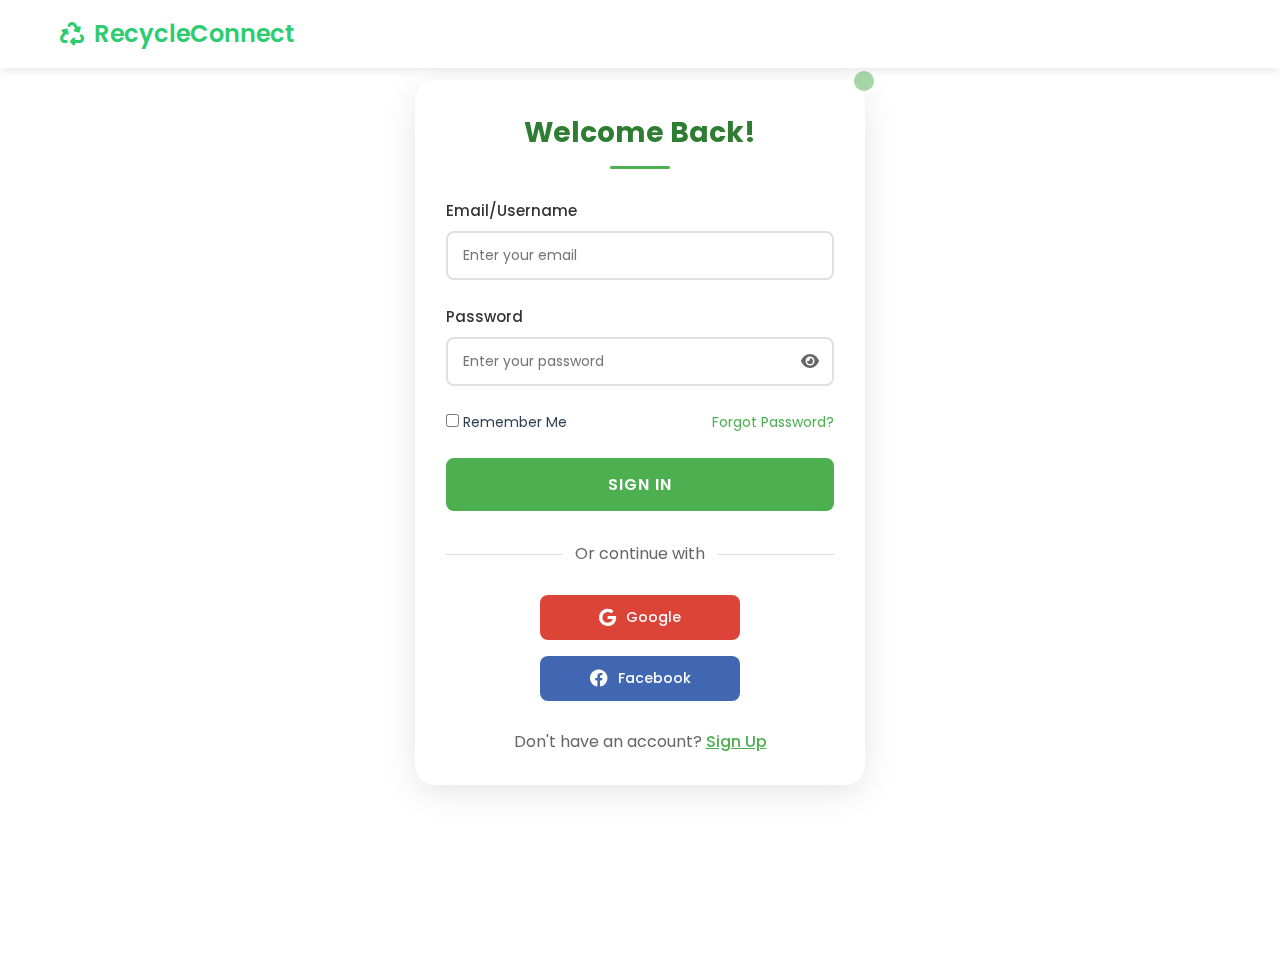
<file: login.html>
<!DOCTYPE html>
<html lang="en">
<head>
    <meta charset="UTF-8">
    <meta name="viewport" content="width=device-width, initial-scale=1.0">
    <title>Login - RecycleConnect</title>
    <link rel="stylesheet" href="https://cdnjs.cloudflare.com/ajax/libs/font-awesome/6.0.0/css/all.min.css">
    <link href="https://fonts.googleapis.com/css2?family=Poppins:wght@300;400;500;600;700&display=swap" rel="stylesheet">
    <link rel="Stylesheet" type="text/css" href="Style.css">
    <style>
        body {
            background: linear-gradient(135deg, rgba(238, 247, 238, 0.9), rgba(172, 217, 174, 0.9));
            background-image: url('https://as2.ftcdn.net/v2/jpg/05/94/96/65/1000_F_594966522_jkbdT5l2hIL4ReGzr9sXBfoHH75v7HU5.jpg');
            background-size: cover;
            background-position: center;
            background-attachment: fixed;
            min-height: 100vh;
            font-family: 'Poppins', sans-serif;
        }

        .login-container {
            max-width: 450px;
            margin: 80px auto;
            padding: 30px;
            background: rgba(255, 255, 255, 0.95);
            box-shadow: 0 8px 32px rgba(0, 0, 0, 0.1);
            border-radius: 20px;
            backdrop-filter: blur(10px);
            border: 1px solid rgba(255, 255, 255, 0.2);
        }

        .login-container h2 {
            color: #2E7D32;
            text-align: center;
            margin-bottom: 30px;
            font-size: 28px;
            position: relative;
        }

        .login-container h2:after {
            content: '';
            display: block;
            width: 60px;
            height: 3px;
            background: #4CAF50;
            margin: 10px auto;
            border-radius: 2px;
        }

        .form-group {
            margin-bottom: 25px;
        }

        .form-group label {
            display: block;
            margin-bottom: 8px;
            font-weight: 500;
            color: #333;
            font-size: 15px;
        }

        .form-group input {
            width: 100%;
            padding: 12px 15px;
            border: 2px solid #E0E0E0;
            border-radius: 8px;
            font-size: 14px;
            transition: all 0.3s ease;
            background: rgba(255, 255, 255, 0.9);
        }

        .form-group input:focus {
            border-color: #4CAF50;
            box-shadow: 0 0 0 3px rgba(76, 175, 80, 0.2);
            outline: none;
        }

        .password-field {
            position: relative;
        }

        .toggle-password {
            position: absolute;
            right: 15px;
            top: 50%;
            transform: translateY(-50%);
            cursor: pointer;
            color: #666;
            transition: color 0.3s ease;
        }

        .toggle-password:hover {
            color: #4CAF50;
        }

        .remember-forgot {
            display: flex;
            justify-content: space-between;
            align-items: center;
            margin-bottom: 25px;
            font-size: 14px;
        }

        .remember-forgot a {
            color: #4CAF50;
            text-decoration: none;
            transition: color 0.3s ease;
        }

        .remember-forgot a:hover {
            color: #2E7D32;
            text-decoration: underline;
        }

        .submit-btn {
            width: 100%;
            padding: 14px;
            background: #4CAF50;
            color: white;
            border: none;
            border-radius: 8px;
            cursor: pointer;
            font-weight: 600;
            font-size: 16px;
            transition: all 0.3s ease;
            text-transform: uppercase;
            letter-spacing: 1px;
        }

        .submit-btn:hover {
            background: #2E7D32;
            transform: translateY(-2px);
            box-shadow: 0 4px 12px rgba(76, 175, 80, 0.2);
        }

        .social-login {
            margin-top: 30px;
            text-align: center;
            position: relative;
        }

        .social-login p {
            color: #666;
            margin-bottom: 20px;
            position: relative;
        }

        .social-login p:before,
        .social-login p:after {
            content: '';
            position: absolute;
            top: 50%;
            width: 30%;
            height: 1px;
            background: #ddd;
        }

        .social-login p:before {
            left: 0;
        }

        .social-login p:after {
            right: 0;
        }

        .social-btn {
            padding: 12px 25px;
            margin: 8px;
            border: none;
            border-radius: 8px;
            cursor: pointer;
            font-weight: 500;
            font-size: 14px;
            transition: all 0.3s ease;
            display: inline-flex;
            align-items: center;
            justify-content: center;
            min-width: 200px;
        }

        .social-btn i {
            margin-right: 10px;
            font-size: 18px;
        }

        .google-btn {
            background-color: #DB4437;
            color: white;
        }

        .facebook-btn {
            background-color: #4267B2;
            color: white;
        }

        .google-btn:hover,
        .facebook-btn:hover {
            transform: translateY(-2px);
            box-shadow: 0 4px 12px rgba(0, 0, 0, 0.2);
        }

        .error-message {
            color: #f44336;
            margin-top: 8px;
            display: none;
            font-size: 13px;
            padding: 5px 10px;
            background: rgba(244, 67, 54, 0.1);
            border-radius: 4px;
        }

        @media (max-width: 768px) {
            .login-container {
                margin: 40px 20px;
                padding: 20px;
            }
        }

        /* Logo animation */
        .logo i {
            transition: transform 0.3s ease;
        }
        
        .logo:hover i {
            transform: rotate(180deg);
        }

        /* Decorative elements */
        .login-container::before {
            content: '';
            position: absolute;
            top: -10px;
            right: -10px;
            width: 20px;
            height: 20px;
            background: #4CAF50;
            border-radius: 50%;
            opacity: 0.5;
        }
    </style>
</head>
<body>
    <!-- Header (reuse from index.html) -->
    <header class="header">
        <div class="main-header">
            <div class="header-content">
                <a href="index.html" class="logo">
                    <i class="fas fa-recycle"></i>
                    <h1>RecycleConnect</h1>
                </a>
            </div>
        </div>
    </header>

    <div class="login-container">
        <h2>Welcome Back!</h2>
        <form id="loginForm" onsubmit="return handleLogin(event)">
            <div class="form-group">
                <label for="email">Email/Username</label>
                <input type="email" id="email" name="email" required placeholder="Enter your email">
                <div class="error-message" id="emailError"></div>
            </div>

            <div class="form-group">
                <label for="password">Password</label>
                <div class="password-field">
                    <input type="password" id="password" name="password" required placeholder="Enter your password">
                    <i class="fas fa-eye toggle-password" onclick="togglePassword()"></i>
                </div>
                <div class="error-message" id="passwordError"></div>
            </div>

            <div class="remember-forgot">
                <label>
                    <input type="checkbox" id="rememberMe"> Remember Me
                </label>
                <a href="#" onclick="forgotPassword()">Forgot Password?</a>
            </div>

            <button type="submit" class="submit-btn">Sign In</button>

            <div class="social-login">
                <p>Or continue with</p>
                <button type="button" class="social-btn google-btn" onclick="googleLogin()">
                    <i class="fab fa-google"></i> Google
                </button>
                <button type="button" class="social-btn facebook-btn" onclick="facebookLogin()">
                    <i class="fab fa-facebook"></i> Facebook
                </button>
            </div>

            <p style="text-align: center; margin-top: 20px; color: #666;">
                Don't have an account? <a href="signup.html" style="color: #4CAF50; font-weight: 500;">Sign Up</a>
            </p>
        </form>
    </div>

    <script>
        function togglePassword() {
            const passwordInput = document.getElementById('password');
            const toggleIcon = document.querySelector('.toggle-password');
            
            if (passwordInput.type === 'password') {
                passwordInput.type = 'text';
                toggleIcon.classList.remove('fa-eye');
                toggleIcon.classList.add('fa-eye-slash');
            } else {
                passwordInput.type = 'password';
                toggleIcon.classList.remove('fa-eye-slash');
                toggleIcon.classList.add('fa-eye');
            }
        }

        function handleLogin(event) {
            event.preventDefault();
            
            // Reset error messages
            document.getElementById('emailError').style.display = 'none';
            document.getElementById('passwordError').style.display = 'none';

            const email = document.getElementById('email').value;
            const password = document.getElementById('password').value;

            // Basic validation
            let isValid = true;

            if (!email) {
                document.getElementById('emailError').textContent = 'Email is required';
                document.getElementById('emailError').style.display = 'block';
                isValid = false;
            }

            if (!password) {
                document.getElementById('passwordError').textContent = 'Password is required';
                document.getElementById('passwordError').style.display = 'block';
                isValid = false;
            }

            if (isValid) {
                // Here you would typically make an API call to verify credentials
                // For demo purposes, we'll just show a success message
                alert('Login successful!');
                
                // Add logout button to header
                const headerContent = document.querySelector('.header-content');
                const existingLogoutBtn = document.querySelector('.logout-btn');
                
                if (!existingLogoutBtn) {
                    const logoutBtn = document.createElement('button');
                    logoutBtn.className = 'logout-btn';
                    logoutBtn.textContent = 'Logout';
                    logoutBtn.onclick = handleLogout;
                    headerContent.appendChild(logoutBtn);
                }
                
                // Redirect to home page
                window.location.href = 'index.html';
            }
        }

        function handleLogout() {
            // Clear any stored session/local storage data
            localStorage.removeItem('user');
            sessionStorage.removeItem('user');
            
            // Remove logout button
            const logoutBtn = document.querySelector('.logout-btn');
            if (logoutBtn) {
                logoutBtn.remove();
            }
            
            alert('Logged out successfully!');
            window.location.href = 'index.html';
        }

        function forgotPassword() {
            // Implement forgot password functionality
            alert('Password reset link will be sent to your email');
        }

        function googleLogin() {
            // Implement Google login
            alert('Google login functionality will be implemented');
        }

        function facebookLogin() {
            // Implement Facebook login
            alert('Facebook login functionality will be implemented');
        }
    </script>
</body>
</html>
</file>
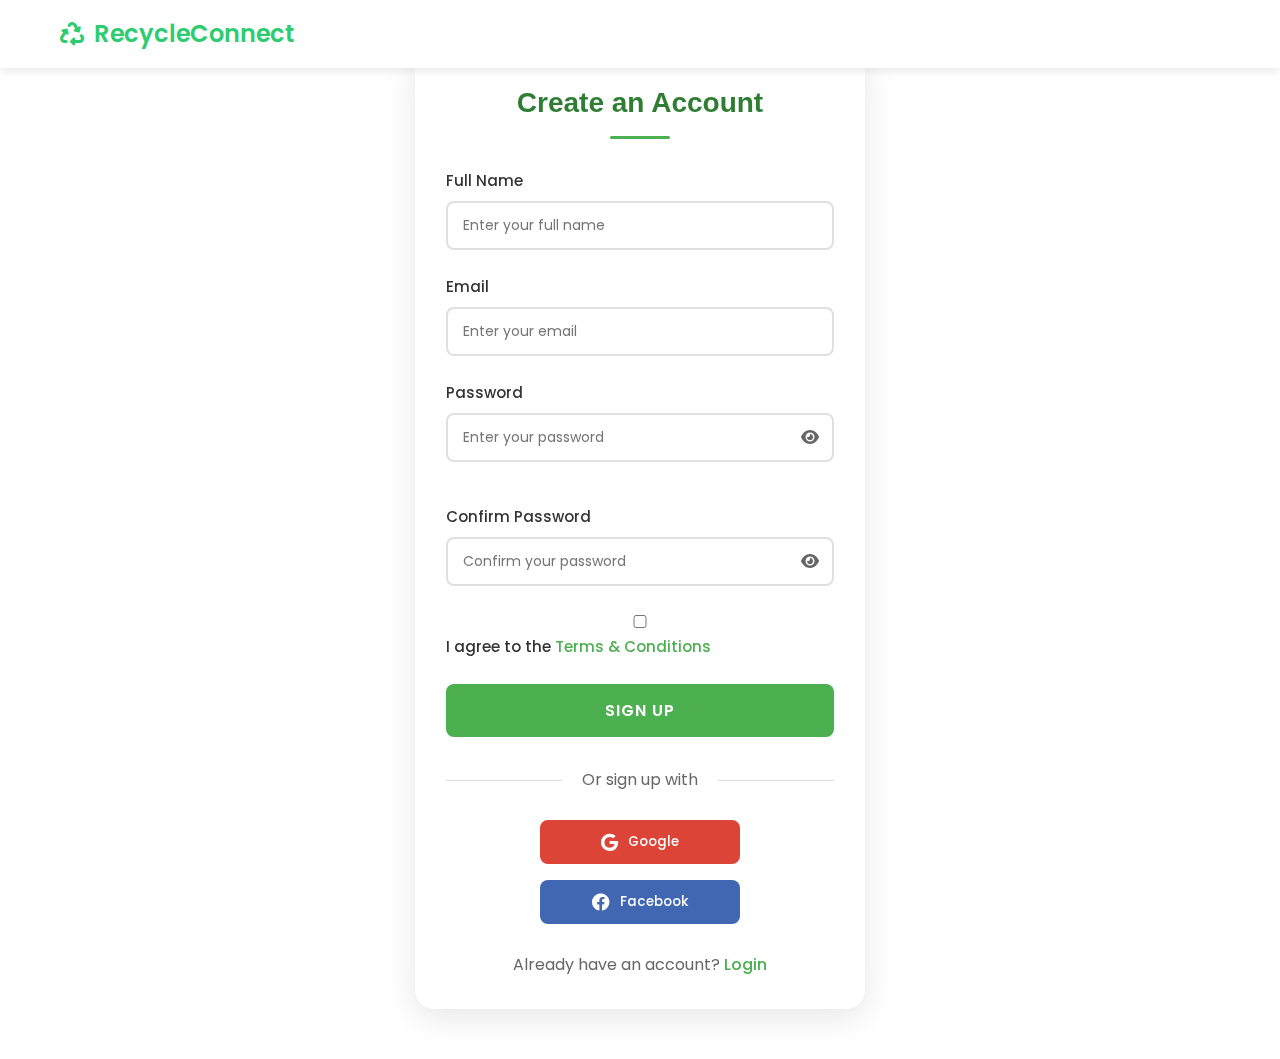
<file: signup.html>
<!DOCTYPE html>
<html lang="en">
<head>
    <meta charset="UTF-8">
    <meta name="viewport" content="width=device-width, initial-scale=1.0">
    <title>Sign Up - RecycleConnect</title>
    <link rel="stylesheet" href="https://cdnjs.cloudflare.com/ajax/libs/font-awesome/6.0.0/css/all.min.css">
    <link href="https://fonts.googleapis.com/css2?family=Poppins:wght@300;400;500;600;700&display=swap" rel="stylesheet">
    <link href="https://fonts.cdnfonts.com/css/hyperdrive" rel="stylesheet">
    <link rel="Stylesheet" type="text/css" href="Style.css">
    <style>
        body {
            background: linear-gradient(rgba(255, 255, 255, 0.8), rgba(255, 255, 255, 0.8)),
                        url('https://images.pexels.com/photos/802221/pexels-photo-802221.jpeg?auto=compress&cs=tinysrgb&w=1260&h=750&dpr=2');
            background-size: cover;
            background-position: center;
            background-attachment: fixed;
            min-height: 100vh;
            font-family: 'Poppins', sans-serif;
        }

        .signup-container {
            max-width: 450px;
            margin: 50px auto;
            padding: 30px;
            background: rgba(255, 255, 255, 0.95);
            box-shadow: 0 8px 32px rgba(0, 0, 0, 0.1);
            border-radius: 20px;
            backdrop-filter: blur(10px);
            border: 1px solid rgba(255, 255, 255, 0.2);
        }

        .signup-container h2 {
            color: #2E7D32;
            text-align: center;
            margin-bottom: 30px;
            font-family: 'Hyperdrive', sans-serif;
            font-size: 28px;
            position: relative;
        }

        .signup-container h2:after {
            content: '';
            display: block;
            width: 60px;
            height: 3px;
            background: #4CAF50;
            margin: 10px auto;
            border-radius: 2px;
        }

        .form-group {
            margin-bottom: 25px;
        }

        .form-group label {
            display: block;
            margin-bottom: 8px;
            font-weight: 500;
            color: #333;
            font-size: 15px;
        }

        .form-group input {
            width: 100%;
            padding: 12px 15px;
            border: 2px solid #E0E0E0;
            border-radius: 8px;
            font-size: 14px;
            transition: all 0.3s ease;
            background: rgba(255, 255, 255, 0.9);
        }

        .form-group input:focus {
            border-color: #4CAF50;
            box-shadow: 0 0 0 3px rgba(76, 175, 80, 0.2);
            outline: none;
        }

        .password-field {
            position: relative;
        }

        .toggle-password {
            position: absolute;
            right: 15px;
            top: 50%;
            transform: translateY(-50%);
            cursor: pointer;
            color: #666;
            transition: color 0.3s ease;
        }

        .toggle-password:hover {
            color: #4CAF50;
        }

        .password-strength {
            margin-top: 8px;
            font-size: 13px;
            padding: 5px 10px;
            border-radius: 4px;
            background: rgba(255, 255, 255, 0.9);
        }

        .strength-weak { 
            color: #f44336;
            background: rgba(244, 67, 54, 0.1);
        }
        
        .strength-medium { 
            color: #ff9800;
            background: rgba(255, 152, 0, 0.1);
        }
        
        .strength-strong { 
            color: #4caf50;
            background: rgba(76, 175, 80, 0.1);
        }

        .social-signup {
            margin-top: 30px;
            text-align: center;
            position: relative;
        }

        .social-signup p {
            color: #666;
            margin-bottom: 20px;
            position: relative;
        }

        .social-signup p:before,
        .social-signup p:after {
            content: '';
            position: absolute;
            top: 50%;
            width: 30%;
            height: 1px;
            background: #ddd;
        }

        .social-signup p:before {
            left: 0;
        }

        .social-signup p:after {
            right: 0;
        }

        .social-btn {
            padding: 12px 25px;
            margin: 8px;
            border: none;
            border-radius: 8px;
            cursor: pointer;
            font-weight: 500;
            transition: all 0.3s ease;
            display: inline-flex;
            align-items: center;
            justify-content: center;
            min-width: 200px;
        }

        .social-btn i {
            margin-right: 10px;
            font-size: 18px;
        }

        .google-btn {
            background-color: #DB4437;
            color: white;
        }

        .facebook-btn {
            background-color: #4267B2;
            color: white;
        }

        .google-btn:hover,
        .facebook-btn:hover {
            transform: translateY(-2px);
            box-shadow: 0 4px 12px rgba(0, 0, 0, 0.2);
        }

        .submit-btn {
            width: 100%;
            padding: 14px;
            background: #4CAF50;
            color: white;
            border: none;
            border-radius: 8px;
            cursor: pointer;
            font-weight: 600;
            font-size: 16px;
            transition: all 0.3s ease;
            text-transform: uppercase;
            letter-spacing: 1px;
        }

        .submit-btn:hover {
            background: #2E7D32;
            transform: translateY(-2px);
            box-shadow: 0 4px 12px rgba(76, 175, 80, 0.2);
        }

        .error-message {
            color: #f44336;
            margin-top: 8px;
            display: none;
            font-size: 13px;
            padding: 5px 10px;
            background: rgba(244, 67, 54, 0.1);
            border-radius: 4px;
        }

        /* Logo animation */
        .logo i {
            transition: transform 0.3s ease;
        }
        
        .logo:hover i {
            transform: rotate(180deg);
        }

        @media (max-width: 768px) {
            .signup-container {
                margin: 40px 20px;
                padding: 20px;
            }

            .social-btn {
                min-width: auto;
                width: 100%;
                margin: 8px 0;
            }
        }
    </style>
</head>
<body>
    <!-- Rest of the HTML remains the same -->
    <!-- Header -->
    <header class="header">
        <div class="main-header">
            <div class="header-content">
                <a href="index.html" class="logo">
                    <i class="fas fa-recycle"></i>
                    <h1>RecycleConnect</h1>
                </a>
            </div>
        </div>
    </header>

    <div class="signup-container">
        <h2>Create an Account</h2>
        <form id="signupForm" onsubmit="return handleSignup(event)">
            <div class="form-group">
                <label for="name">Full Name</label>
                <input type="text" id="name" name="name" required placeholder="Enter your full name">
                <div class="error-message" id="nameError"></div>
            </div>

            <div class="form-group">
                <label for="email">Email</label>
                <input type="email" id="email" name="email" required placeholder="Enter your email">
                <div class="error-message" id="emailError"></div>
            </div>

            <div class="form-group">
                <label for="password">Password</label>
                <div class="password-field">
                    <input type="password" id="password" name="password" required onkeyup="checkPasswordStrength()" placeholder="Enter your password">
                    <i class="fas fa-eye toggle-password" onclick="togglePassword('password')"></i>
                </div>
                <div class="password-strength" id="passwordStrength"></div>
                <div class="error-message" id="passwordError"></div>
            </div>

            <div class="form-group">
                <label for="confirmPassword">Confirm Password</label>
                <div class="password-field">
                    <input type="password" id="confirmPassword" name="confirmPassword" required placeholder="Confirm your password">
                    <i class="fas fa-eye toggle-password" onclick="togglePassword('confirmPassword')"></i>
                </div>
                <div class="error-message" id="confirmPasswordError"></div>
            </div>

            <div class="form-group">
                <label>
                    <input type="checkbox" id="terms" required>
                    I agree to the <a href="#" style="color: #4CAF50; text-decoration: none;">Terms & Conditions</a>
                </label>
                <div class="error-message" id="termsError"></div>
            </div>

            <button type="submit" class="submit-btn">Sign Up</button>

            <div class="social-signup">
                <p>Or sign up with</p>
                <button type="button" class="social-btn google-btn" onclick="googleSignup()">
                    <i class="fab fa-google"></i> Google
                </button>
                <button type="button" class="social-btn facebook-btn" onclick="facebookSignup()">
                    <i class="fab fa-facebook"></i> Facebook
                </button>
            </div>

            <p style="text-align: center; margin-top: 20px; color: #666;">
                Already have an account? <a href="login.html" style="color: #4CAF50; text-decoration: none; font-weight: 500;">Login</a>
            </p>
        </form>
    </div>

    <!-- JavaScript remains the same -->
    <script>
             function togglePassword(inputId) {
            const passwordInput = document.getElementById(inputId);
            const toggleIcon = passwordInput.nextElementSibling;
            
            if (passwordInput.type === 'password') {
                passwordInput.type = 'text';
                toggleIcon.classList.remove('fa-eye');
                toggleIcon.classList.add('fa-eye-slash');
            } else {
                passwordInput.type = 'password';
                toggleIcon.classList.remove('fa-eye-slash');
                toggleIcon.classList.add('fa-eye');
            }
        }

        function checkPasswordStrength() {
            const password = document.getElementById('password').value;
            const strengthIndicator = document.getElementById('passwordStrength');
            
            // Define strength patterns
            const strongPattern = /^(?=.*[a-z])(?=.*[A-Z])(?=.*\d)(?=.*[@$!%*?&])[A-Za-z\d@$!%*?&]{8,}$/;
            const mediumPattern = /^(?=.*[a-zA-Z])(?=.*\d)[A-Za-z\d]{6,}$/;
            
            if (strongPattern.test(password)) {
                strengthIndicator.textContent = 'Strong Password';
                strengthIndicator.className = 'password-strength strength-strong';
            } else if (mediumPattern.test(password)) {
                strengthIndicator.textContent = 'Medium Password';
                strengthIndicator.className = 'password-strength strength-medium';
            } else {
                strengthIndicator.textContent = 'Weak Password';
                strengthIndicator.className = 'password-strength strength-weak';
            }
        }

        function handleSignup(event) {
            event.preventDefault();
            
            // Reset error messages
            const errorElements = document.querySelectorAll('.error-message');
            errorElements.forEach(element => element.style.display = 'none');

            const name = document.getElementById('name').value;
            const email = document.getElementById('email').value;
            const password = document.getElementById('password').value;
            const confirmPassword = document.getElementById('confirmPassword').value;
            const terms = document.getElementById('terms').checked;

            let isValid = true;

            // Validation
            if (!name) {
                document.getElementById('nameError').textContent = 'Name is required';
                document.getElementById('nameError').style.display = 'block';
                isValid = false;
            }

            if (!email) {
                document.getElementById('emailError').textContent = 'Email is required';
                document.getElementById('emailError').style.display = 'block';
                isValid = false;
            }

            if (!password) {
                document.getElementById('passwordError').textContent = 'Password is required';
                document.getElementById('passwordError').style.display = 'block';
                isValid = false;
            }

            if (password !== confirmPassword) {
                document.getElementById('confirmPasswordError').textContent = 'Passwords do not match';
                document.getElementById('confirmPasswordError').style.display = 'block';
                isValid = false;
            }

            if (!terms) {
                document.getElementById('termsError').textContent = 'You must agree to the Terms & Conditions';
                document.getElementById('termsError').style.display = 'block';
                isValid = false;
            }

            if (isValid) {
                // Here you would typically make an API call to create the account
                // For demo purposes, we'll show a success message and simulate email verification
                alert('Account created successfully! Please check your email for verification.');
                
                // Simulate sending verification email
                setTimeout(() => {
                    alert('Verification email sent! Please verify your email to continue.');
                    window.location.href = 'login.html';
                }, 1000);
            }
        }

        function googleSignup() {
            // Implement Google signup
            alert('Google signup functionality will be implemented');
        }

        function facebookSignup() {
            // Implement Facebook signup
            alert('Facebook signup functionality will be implemented');
        }
    </script>
</body>
</html>
</file>
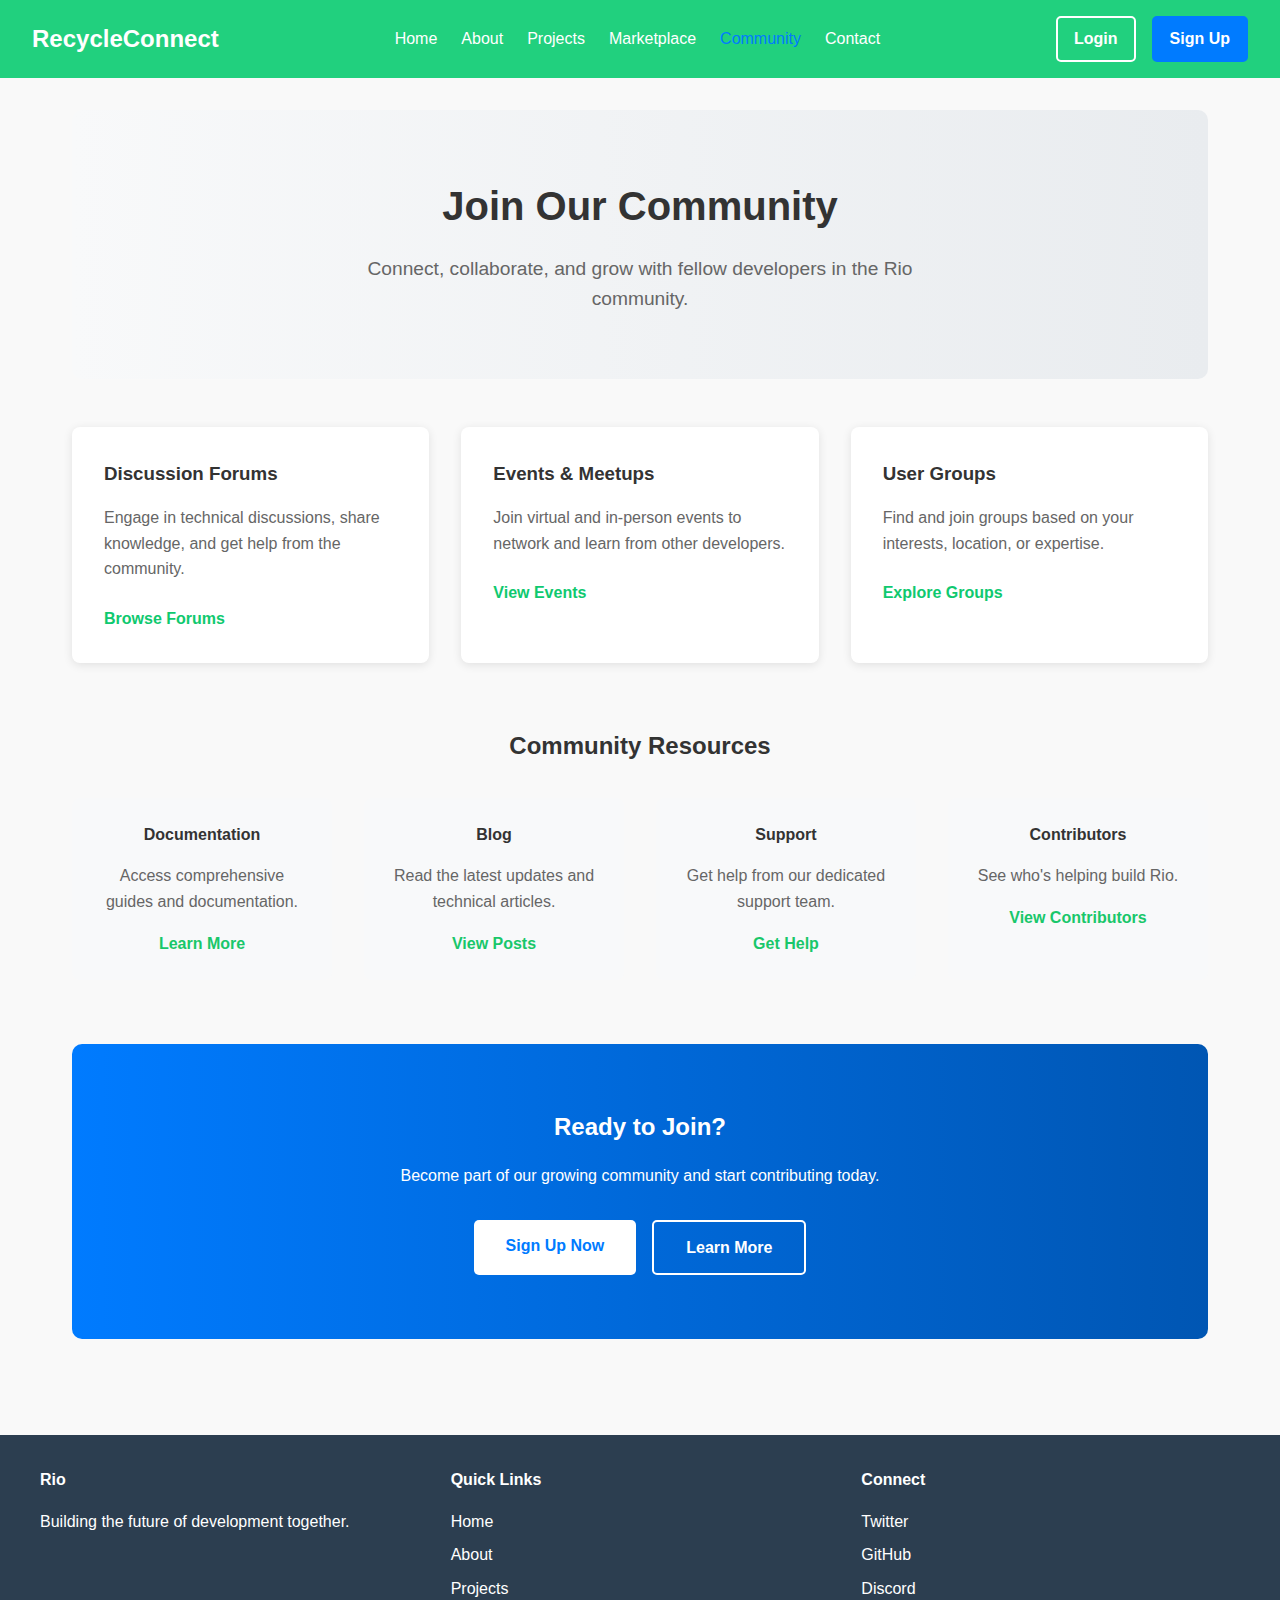
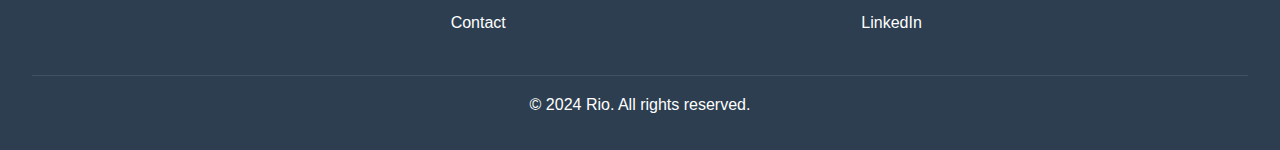
<file: new one/community.html>
<!DOCTYPE html>
<html lang="en">
<head>
    <meta charset="UTF-8">
    <meta name="viewport" content="width=device-width, initial-scale=1.0">
    <title>Community - Rio</title>
    <link rel="stylesheet" href="css/main.css">
    <link rel="stylesheet" href="css/community.css">
</head>
<body>
    <header>
        <nav>
            <div class="logo">
                <a href="index.html">RecycleConnect</a>
            </div>
            <ul class="nav-links">
                <li><a href="index.html">Home</a></li>
                <li><a href="about.html">About</a></li>
                <li><a href="projects.html">Projects</a></li>
                <li><a href="Marketplace.html">Marketplace</a></li>
                <li><a href="community.html" class="active">Community</a></li>
                <li><a href="contact.html">Contact</a></li>
            </ul>
            <div class="auth-buttons">
                <a href="login.html" class="login-btn">Login</a>
                <a href="signup.html" class="signup-btn">Sign Up</a>
            </div>
        </nav>
    </header>

    <main class="community-container">
        <section class="community-hero">
            <h1>Join Our Community</h1>
            <p>Connect, collaborate, and grow with fellow developers in the Rio community.</p>
        </section>

        <section class="community-features">
            <div class="feature-card">
                <h3>Discussion Forums</h3>
                <p>Engage in technical discussions, share knowledge, and get help from the community.</p>
                <a href="#forums" class="feature-link">Browse Forums</a>
            </div>

            <div class="feature-card">
                <h3>Events & Meetups</h3>
                <p>Join virtual and in-person events to network and learn from other developers.</p>
                <a href="#events" class="feature-link">View Events</a>
            </div>

            <div class="feature-card">
                <h3>User Groups</h3>
                <p>Find and join groups based on your interests, location, or expertise.</p>
                <a href="#groups" class="feature-link">Explore Groups</a>
            </div>
        </section>

        <section class="community-resources">
            <h2>Community Resources</h2>
            <div class="resources-grid">
                <div class="resource-item">
                    <h4>Documentation</h4>
                    <p>Access comprehensive guides and documentation.</p>
                    <a href="#docs">Learn More</a>
                </div>
                <div class="resource-item">
                    <h4>Blog</h4>
                    <p>Read the latest updates and technical articles.</p>
                    <a href="#blog">View Posts</a>
                </div>
                <div class="resource-item">
                    <h4>Support</h4>
                    <p>Get help from our dedicated support team.</p>
                    <a href="#support">Get Help</a>
                </div>
                <div class="resource-item">
                    <h4>Contributors</h4>
                    <p>See who's helping build Rio.</p>
                    <a href="#contributors">View Contributors</a>
                </div>
            </div>
        </section>

        <section class="join-community">
            <h2>Ready to Join?</h2>
            <p>Become part of our growing community and start contributing today.</p>
            <div class="cta-buttons">
                <a href="signup.html" class="primary-btn">Sign Up Now</a>
                <a href="#learn-more" class="secondary-btn">Learn More</a>
            </div>
        </section>
    </main>

    <footer>
        <div class="footer-content">
            <div class="footer-section">
                <h4>Rio</h4>
                <p>Building the future of development together.</p>
            </div>
            <div class="footer-section">
                <h4>Quick Links</h4>
                <ul>
                    <li><a href="index.html">Home</a></li>
                    <li><a href="about.html">About</a></li>
                    <li><a href="projects.html">Projects</a></li>
                    <li><a href="contact.html">Contact</a></li>
                </ul>
            </div>
            <div class="footer-section">
                <h4>Connect</h4>
                <ul>
                    <li><a href="#twitter">Twitter</a></li>
                    <li><a href="#github">GitHub</a></li>
                    <li><a href="#discord">Discord</a></li>
                    <li><a href="#linkedin">LinkedIn</a></li>
                </ul>
            </div>
        </div>
        <div class="footer-bottom">
            <p>&copy; 2024 Rio. All rights reserved.</p>
        </div>
    </footer>
</body>
</html>
</file>
<file: Style.css>
:root {
            --primary-color: #2ecc71;
            --secondary-color: #27ae60;
            --accent-color: #3498db;
            --text-color: #2c3e50;
            --light-gray: #f5f6fa;
            --white: #ffffff;
            --shadow: 0 2px 10px rgba(0,0,0,0.1);
        }

        * {
            margin: 0;
            padding: 0;
            box-sizing: border-box;
            font-family: 'Poppins', sans-serif;
        }

        body {
            background-color: var(--light-gray);
            color: var(--text-color);
            line-height: 1.6;
        }

        /* Header Styles */
        .header {
            background-color: var(--white);
            box-shadow: var(--shadow);
            position: fixed;
            width: 100%;
            top: 0;
            z-index: 1000;
        }

        .header-top {
            background-color: var(--primary-color);
            padding: 10px 0;
            color: var(--white);
        }

        .header-top-content {
            max-width: 1200px;
            margin: 0 auto;
            display: flex;
            justify-content: space-between;
            align-items: center;
            padding: 0 20px;
        }

        .social-links a {
            color: var(--white);
            margin-left: 15px;
            text-decoration: none;
        }

        .main-header {
            padding: 15px 0;
            background: var(--white);
        }

        .header-content {
            max-width: 1200px;
            margin: 0 auto;
            display: flex;
            justify-content: space-between;
            align-items: center;
            padding: 0 20px;
        }

        .logo {
            display: flex;
            align-items: center;
            gap: 10px;
            text-decoration: none;
            color: var(--primary-color);
        }

        .logo i {
            font-size: 24px;
        }

        .logo h1 {
            font-size: 24px;
            font-weight: 600;
        }

        .nav-menu {
            display: flex;
            gap: 30px;
            list-style: none;
        }

        .nav-menu a {
            text-decoration: none;
            color: var(--text-color);
            font-weight: 500;
            transition: color 0.3s ease;
        }

        .nav-menu a:hover {
            color: var(--primary-color);
        }

        .user-actions {
            display: flex;
            gap: 20px;
            align-items: center;
        }

        .search-bar {
            position: relative;
        }

        .search-bar input {
            padding: 8px 15px;
            border: 1px solid #ddd;
            border-radius: 20px;
            width: 200px;
            outline: none;
        }

        .search-bar i {
            position: absolute;
            right: 10px;
            top: 50%;
            transform: translateY(-50%);
            color: #666;
        }

        .auth-buttons button {
            padding: 8px 20px;
            border: none;
            border-radius: 20px;
            cursor: pointer;
            font-weight: 500;
            transition: all 0.3s ease;
        }

        .login-btn {
            background: transparent;
            color: var(--primary-color);
            border: 1px solid var(--primary-color);
        }

        .signup-btn {
            background: var(--primary-color);
            color: var(--white);
        }

/* Hero Section */
.hero {
    margin-top: 140px;
    background: url('https://images.unsplash.com/photo-1542601906990-b4d3fb778b09?ixlib=rb-4.0.3');
    background-size: cover;
    background-position: center;
    color: var(--white);
    padding: 80px 0;
    text-align: center;
}


        .hero-content {
            max-width: 800px;
            margin: 0 auto;
            padding: 0 20px;
        }

        .hero h2 {
            font-size: 48px;
            margin-bottom: 20px;
        }

        .hero p {
            font-size: 18px;
            margin-bottom: 30px;
        }

        .hero-buttons {
            display: flex;
            gap: 20px;
            justify-content: center;
        }

        .hero-btn {
            padding: 12px 30px;
            border-radius: 25px;
            font-weight: 500;
            text-decoration: none;
            transition: all 0.3s ease;
        }

        .primary-btn {
            background: var(--white);
            color: var(--primary-color);
        }

        .secondary-btn {
            background: transparent;
            color: var(--white);
            border: 2px solid var(--white);
        }

        /* Impact Stats */
        .impact-stats {
            display: flex;
            justify-content: center;
            gap: 50px;
            margin-top: 50px;
        }

        .stat-item {
            text-align: center;
        }

        .stat-number {
            font-size: 36px;
            font-weight: 700;
            margin-bottom: 10px;
        }

        .stat-label {
            font-size: 16px;
            opacity: 0.9;
        }

        /* Main Content Sections */
        .section {
            padding: 80px 0;
            max-width: 1200px;
            margin: 0 auto;
        }

        .section-title {
            text-align: center;
            margin-bottom: 50px;
        }

        .section-title h2 {
            font-size: 36px;
            color: var(--text-color);
            margin-bottom: 15px;
        }

        .section-title p {
            color: #666;
            max-width: 600px;
            margin: 0 auto;
        }

        /* Featured Projects Grid */
        .projects-grid {
            display: grid;
            grid-template-columns: repeat(auto-fit, minmax(300px, 1fr));
            gap: 30px;
            padding: 0 20px;
        }

        .project-card {
            background: var(--white);
            border-radius: 10px;
            overflow: hidden;
            box-shadow: var(--shadow);
            transition: transform 0.3s ease;
        }

        .project-card:hover {
            transform: translateY(-5px);
        }

        .project-image {
            height: 200px;
            overflow: hidden;
        }

        .project-image img {
            width: 100%;
            height: 100%;
            object-fit: cover;
        }

        .project-content {
            padding: 20px;
        }

        .project-category {
            color: var(--primary-color);
            font-size: 14px;
            margin-bottom: 10px;
        }

        .project-title {
            font-size: 20px;
            margin-bottom: 10px;
        }

        .project-description {
            color: #666;
            margin-bottom: 15px;
        }

        .project-progress {
            margin-bottom: 15px;
        }

        .progress-bar {
            height: 8px;
            background: #eee;
            border-radius: 4px;
            overflow: hidden;
        }

        .progress-fill {
            height: 100%;
            background: var(--primary-color);
            width: 75%;
        }

        .project-stats {
            display: flex;
            justify-content: space-between;
            color: #666;
            font-size: 14px;
        }

/* Call to Action */
.cta-section {
    background: url('https://images.unsplash.com/photo-1493246507139-91e8fad9978e?ixlib=rb-4.0.3');
    background-size: cover;
    background-position: center;
    text-align: center;
    padding: 60px 20px;
}

.cta-content {
    max-width: 600px;
    margin: 0 auto;
}

.cta-content h2 {
    font-size: 36px;
    margin-bottom: 20px;
    color: var(--white);
}

.cta-content p {
    margin-bottom: 30px;
    color: var(--white);
}

.cta-buttons {
    display: flex;
    gap: 20px;
    justify-content: center;
}


        /* Footer */
        .footer {
            background: #2c3e50;
            color: var(--white);
            padding: 60px 0 20px;
        }

        .footer-content {
            max-width: 1200px;
            margin: 0 auto;
            display: grid;
            grid-template-columns: repeat(auto-fit, minmax(250px, 1fr));
            gap: 40px;
            padding: 0 20px;
        }

        .footer-section h3 {
            margin-bottom: 20px;
            font-size: 18px;
        }

        .footer-links {
            list-style: none;
        }

        .footer-links li {
            margin-bottom: 10px;
        }

        .footer-links a {
            color: #bdc3c7;
            text-decoration: none;
            transition: color 0.3s ease;
        }

        .footer-links a:hover {
            color: var(--white);
        }

        .footer-bottom {
            text-align: center;
            margin-top: 40px;
            padding-top: 20px;
            border-top: 1px solid #34495e;
        }

        /* Responsive Design */
        @media (max-width: 768px) {
            .nav-menu {
                display: none;
            }

            .hero h2 {
                font-size: 36px;
            }

            .impact-stats {
                flex-direction: column;
                gap: 30px;
            }

            .projects-grid {
                grid-template-columns: 1fr;
            }
        }
/* Problem Statement Section */
.problem-statement {
    padding: 80px 20px;
    background: linear-gradient(rgba(255, 255, 255, 0.178), rgba(255, 255, 255, 0.8)),
                url('https://images.pexels.com/photos/694740/pexels-photo-694740.jpeg?auto=compress&cs=tinysrgb&w=1260&h=750&dpr=2');
    background-size: cover;
    background-position: center;
}

.problem-description {
    max-width: 1000px;
    margin: 0 auto;
    color: #2c3e50;  /* Darker color for better contrast */
    font-size: 24px; /* Increased from 18px to 24px */
    line-height: 1.6;
    text-align: center;
    font-weight: 500; /* Added medium font weight */
    text-shadow: 1px 1px 1px rgba(255, 255, 255, 0.5); /* Added subtle text shadow */
}

/* Add responsive font size for mobile devices */
@media (max-width: 768px) {
    .problem-description {
        font-size: 20px;
    }
}



/* Features Section */
.features {
    padding: 80px 20px;
    background-color: var(--white);
}

.feature-list {
    display: grid;
    grid-template-columns: repeat(auto-fit, minmax(250px, 1fr));
    gap: 40px;
    text-align: center;
}

.feature-item {
    background: var(--light-gray);
    padding: 30px;
    border-radius: 10px;
    box-shadow: var(--shadow);
    transition: transform 0.3s ease;
}

.feature-item:hover {
    transform: translateY(-5px);
}

.feature-item i {
    font-size: 40px;
    color: var(--primary-color);
    margin-bottom: 15px;
}

.feature-item h3 {
    font-size: 24px;
    color: var(--primary-color);
    margin-bottom: 10px;
}

.feature-item p {
    color: #666;
    font-size: 16px;
}

/* Responsive Design */
@media (max-width: 768px) {
    .problem-description {
        font-size: 16px;
    }

    .feature-item h3 {
        font-size: 20px;
    }

    .feature-item p {
        font-size: 14px;
    }
}
/* Donation/Sell Form */
.donate-sell {
    padding: 80px 20px;
    background-color: var(--white);
}

.donate-sell form {
    max-width: 600px;
    margin: 0 auto;
    display: grid;
    gap: 20px;
}

.donate-sell .form-group label {
    font-weight: bold;
}

.donate-sell .form-group input, .donate-sell .form-group textarea, .donate-sell .form-group select {
    width: 100%;
    padding: 10px;
    border: 1px solid #ddd;
    border-radius: 5px;
}

.donate-sell button {
    padding: 10px 20px;
    background-color: var(--primary-color);
    color: var(--white);
    border: none;
    border-radius: 5px;
    cursor: pointer;
}

/* Items for Sale/Donation */
.items-list {
    padding: 80px 20px;
    background-color: var(--light-gray);
}

.items-grid {
    display: grid;
    grid-template-columns: repeat(auto-fit, minmax(300px, 1fr));
    gap: 30px;
}

.item-card {
    background-color: var(--white);
    border-radius: 10px;
    box-shadow: var(--shadow);
    overflow: hidden;
    transition: transform 0.3s ease;
}

.item-card:hover {
    transform: translateY(-5px);
}

.item-image img {
    width: 100%;
    height: 200px;
    object-fit: cover;
}

.item-details {
    padding: 20px;
}

.item-details h3 {
    font-size: 20px;
    margin-bottom: 10px;
}

.item-details p {
    color: #666;
    margin-bottom: 10px;
}

.purchase-btn, .donate-btn {
    padding: 10px 20px;
    border: none;
    border-radius: 5px;
    cursor: pointer;
    font-weight: 500;
    transition: all 0.3s ease;
}

.purchase-btn {
    background-color: var(--primary-color);
    color: var(--white);
}

.donate-btn {
    background-color: transparent;
    color: var(--primary-color);
    border: 1px solid var(--primary-color);
}

/* Responsive Design */
@media (max-width: 768px) {
    .items-grid {
        grid-template-columns: 1fr;
    }
}
#backToTop {
    display: none;
    position: fixed;
    bottom: 20px;
    right: 20px;
    background-color: var(--primary-color);
    color: white;
    border: none;
    border-radius: 50%;
    padding: 15px;
    font-size: 24px;
    cursor: pointer;
    box-shadow: 0 2px 10px rgba(0, 0, 0, 0.1);
    z-index: 1000;
}

#backToTop:hover {
    background-color: var(--secondary-color);
}
</file>
<file: new one/css/main.css>
:root {
    --primary-color: #ff4a00;
    --secondary-color: #1a1a1a;
    --text-color: #333333;
    --light-gray: #f5f5f5;
    --white: #ffffff;
    --border-color: #e0e0e0;
    --hover-color: #e64200;
}

* {
    margin: 0;
    padding: 0;
    box-sizing: border-box;
    font-family: 'Inter', sans-serif;
}

body {
    line-height: 1.6;
    color: var(--text-color);
}

/* Header Styles */
.header {
    position: fixed;
    top: 0;
    width: 100%;
    background-color: var(--white);
    z-index: 1000;
    border-bottom: 1px solid var(--border-color);
}

.header-content {
    max-width: 1440px;
    margin: 0 auto;
    padding: 1rem 2rem;
    display: flex;
    justify-content: space-between;
    align-items: center;
}

.logo {
    font-size: 1.5rem;
    font-weight: 700;
    color: var(--secondary-color);
    text-decoration: none;
}

.nav-menu {
    display: flex;
    gap: 2rem;
    list-style: none;
}

.nav-link {
    text-decoration: none;
    color: var(--secondary-color);
    font-weight: 500;
    text-transform: uppercase;
    font-size: 0.9rem;
    letter-spacing: 0.5px;
    transition: color 0.3s ease;
}

.nav-link:hover {
    color: var(--primary-color);
}

/* Hero Section */
.hero {
    height: 100vh;
    background-size: cover;
    background-position: center;
    display: flex;
    align-items: center;
    justify-content: center;
    text-align: center;
    color: var(--white);
    background-color: var(--secondary-color);
    margin-top: 60px;
}

.hero-content {
    max-width: 800px;
    padding: 2rem;
}

.hero-title {
    font-size: 3.5rem;
    font-weight: 700;
    margin-bottom: 1.5rem;
    line-height: 1.2;
}

.hero-subtitle {
    font-size: 1.2rem;
    margin-bottom: 2rem;
    font-weight: 400;
}

.cta-button {
    display: inline-block;
    padding: 1rem 2.5rem;
    background-color: var(--primary-color);
    color: var(--white);
    text-decoration: none;
    border-radius: 4px;
    font-weight: 600;
    text-transform: uppercase;
    letter-spacing: 1px;
    transition: background-color 0.3s ease;
}

.cta-button:hover {
    background-color: var(--hover-color);
}

/* Featured Section */
.featured-section {
    padding: 5rem 2rem;
    background-color: var(--light-gray);
}

.section-title {
    text-align: center;
    font-size: 2.5rem;
    margin-bottom: 3rem;
    font-weight: 700;
}

.featured-grid {
    display: grid;
    grid-template-columns: repeat(auto-fit, minmax(300px, 1fr));
    gap: 2rem;
    max-width: 1440px;
    margin: 0 auto;
}

.featured-item {
    background: var(--white);
    border-radius: 8px;
    overflow: hidden;
    transition: transform 0.3s ease;
}

.featured-item:hover {
    transform: translateY(-5px);
}

.featured-image {
    width: 100%;
    height: 250px;
    object-fit: cover;
}

.featured-content {
    padding: 1.5rem;
}

.featured-title {
    font-size: 1.2rem;
    margin-bottom: 0.5rem;
    font-weight: 600;
}

.featured-description {
    color: #666;
    margin-bottom: 1rem;
}

/* Footer */
.footer {
    background-color: var(--secondary-color);
    color: var(--white);
    padding: 4rem 2rem;
}

.footer-content {
    max-width: 1440px;
    margin: 0 auto;
    display: grid;
    grid-template-columns: repeat(auto-fit, minmax(250px, 1fr));
    gap: 3rem;
}

.footer-section h3 {
    font-size: 1.2rem;
    margin-bottom: 1.5rem;
    font-weight: 600;
}

.footer-links {
    list-style: none;
}

.footer-links li {
    margin-bottom: 0.8rem;
}

.footer-links a {
    color: #999;
    text-decoration: none;
    transition: color 0.3s ease;
}

.footer-links a:hover {
    color: var(--primary-color);
}

.social-links {
    display: flex;
    gap: 1rem;
    margin-top: 1rem;
}

.social-links a {
    color: var(--white);
    font-size: 1.5rem;
    transition: color 0.3s ease;
}

.social-links a:hover {
    color: var(--primary-color);
}

/* Responsive Design */
@media (max-width: 768px) {
    .hero-title {
        font-size: 2.5rem;
    }

    .nav-menu {
        display: none;
    }

    .mobile-menu-button {
        display: block;
    }

    .section-title {
        font-size: 2rem;
    }
}

/* Animations */
@keyframes fadeIn {
    from {
        opacity: 0;
        transform: translateY(20px);
    }
    to {
        opacity: 1;
        transform: translateY(0);
    }
}

.animate-fade-in {
    animation: fadeIn 1s ease forwards;
}
</file>
<file: new one/css/community.css>
/* General Styles */
body {
    font-family: 'Poppins', sans-serif;
    margin: 0;
    padding: 0;
    background-color: #f9f9f9;
    color: #333;
}

a {
    text-decoration: none;
    color: inherit;
}

/* Header Styles */
header {
    background-color: #21d07e;
    color: white;
    padding: 1rem 2rem;
}

nav {
    display: flex;
    justify-content: space-between;
    align-items: center;
}

.logo a {
    font-size: 1.5rem;
    font-weight: bold;
    color: white;
}

.nav-links {
    list-style: none;
    display: flex;
    gap: 1.5rem;
    margin: 0;
    padding: 0;
}

.nav-links a {
    color: white;
    font-weight: 500;
    transition: color 0.3s ease;
}

.nav-links a:hover {
    color: #007bff;
}

.nav-links .active {
    color: #007bff;
}

.auth-buttons {
    display: flex;
    gap: 1rem;
}

.login-btn, .signup-btn {
    padding: 0.5rem 1rem;
    border-radius: 5px;
    font-weight: 600;
    transition: all 0.3s ease;
}

.login-btn {
    background: transparent;
    color: white;
    border: 2px solid white;
}

.signup-btn {
    background: #007bff;
    color: white;
    border: 2px solid #007bff;
}

.login-btn:hover {
    background: rgba(255, 255, 255, 0.1);
}

.signup-btn:hover {
    background: #0056b3;
    border-color: #0056b3;
}

/* Community Container */
.community-container {
    max-width: 1200px;
    margin: 0 auto;
    padding: 2rem;
}

/* Hero Section */
.community-hero {
    text-align: center;
    padding: 4rem 2rem;
    background: linear-gradient(to right, #f8f9fa, #e9ecef);
    border-radius: 10px;
    margin-bottom: 3rem;
}

.community-hero h1 {
    font-size: 2.5rem;
    margin-bottom: 1rem;
    color: #333;
}

.community-hero p {
    font-size: 1.2rem;
    color: #666;
    max-width: 600px;
    margin: 0 auto;
}

/* Feature Cards */
.community-features {
    display: grid;
    grid-template-columns: repeat(auto-fit, minmax(300px, 1fr));
    gap: 2rem;
    margin-bottom: 4rem;
}

.feature-card {
    background: #fff;
    padding: 2rem;
    border-radius: 8px;
    box-shadow: 0 2px 10px rgba(0, 0, 0, 0.1);
    transition: transform 0.3s ease;
}

.feature-card:hover {
    transform: translateY(-5px);
}

.feature-card h3 {
    color: #333;
    margin-bottom: 1rem;
}

.feature-card p {
    color: #666;
    margin-bottom: 1.5rem;
}

.feature-link {
    color: #0fc96f;
    text-decoration: none;
    font-weight: 600;
}

.feature-link:hover {
    text-decoration: underline;
}

/* Resources Section */
.community-resources {
    margin-bottom: 4rem;
}

.community-resources h2 {
    text-align: center;
    margin-bottom: 2rem;
    color: #333;
}

.resources-grid {
    display: grid;
    grid-template-columns: repeat(auto-fit, minmax(250px, 1fr));
    gap: 2rem;
}

.resource-item {
    background: #f8f9fa;
    padding: 1.5rem;
    border-radius: 8px;
    text-align: center;
}

.resource-item h4 {
    color: #333;
    margin-bottom: 1rem;
}

.resource-item p {
    color: #666;
    margin-bottom: 1rem;
}

.resource-item a {
    color: #19c76a;
    text-decoration: none;
    font-weight: 600;
}

.resource-item a:hover {
    text-decoration: underline;
}

/* Join Community Section */
.join-community {
    text-align: center;
    padding: 4rem 2rem;
    background: linear-gradient(to right, #007bff, #0056b3);
    border-radius: 10px;
    color: white;
}

.join-community h2 {
    margin-bottom: 1rem;
}

.join-community p {
    margin-bottom: 2rem;
}

.cta-buttons {
    display: flex;
    gap: 1rem;
    justify-content: center;
}

.primary-btn, .secondary-btn {
    padding: 0.8rem 2rem;
    border-radius: 5px;
    text-decoration: none;
    font-weight: 600;
    transition: all 0.3s ease;
}

.primary-btn {
    background: white;
    color: #007bff;
}

.secondary-btn {
    background: transparent;
    color: white;
    border: 2px solid white;
}

.primary-btn:hover {
    background: #f8f9fa;
    transform: translateY(-2px);
}

.secondary-btn:hover {
    background: rgba(255, 255, 255, 0.1);
    transform: translateY(-2px);
}

/* Footer Styles */
footer {
    background-color: #2c3e50;
    color: white;
    padding: 2rem;
    margin-top: 4rem;
}

.footer-content {
    display: grid;
    grid-template-columns: repeat(auto-fit, minmax(200px, 1fr));
    gap: 2rem;
    max-width: 1200px;
    margin: 0 auto;
}

.footer-section h4 {
    margin-bottom: 1rem;
}

.footer-section ul {
    list-style: none;
    padding: 0;
}

.footer-section ul li {
    margin-bottom: 0.5rem;
}

.footer-section ul li a {
    color: white;
    transition: color 0.3s ease;
}

.footer-section ul li a:hover {
    color: #2ba07b;
}

.footer-bottom {
    text-align: center;
    margin-top: 2rem;
    padding-top: 1rem;
    border-top: 1px solid rgba(255, 255, 255, 0.1);
}

/* Responsive Design */
@media (max-width: 768px) {
    .community-hero {
        padding: 3rem 1rem;
    }

    .community-hero h1 {
        font-size: 2rem;
    }

    .community-features {
        grid-template-columns: 1fr;
    }

    .resources-grid {
        grid-template-columns: 1fr;
    }

    .cta-buttons {
        flex-direction: column;
    }

    .primary-btn, .secondary-btn {
        width: 100%;
        text-align: center;
    }

    .nav-links {
        display: none; /* Hide nav links on smaller screens */
    }

    .auth-buttons {
        display: none; /* Hide auth buttons on smaller screens */
    }
}
</file>
